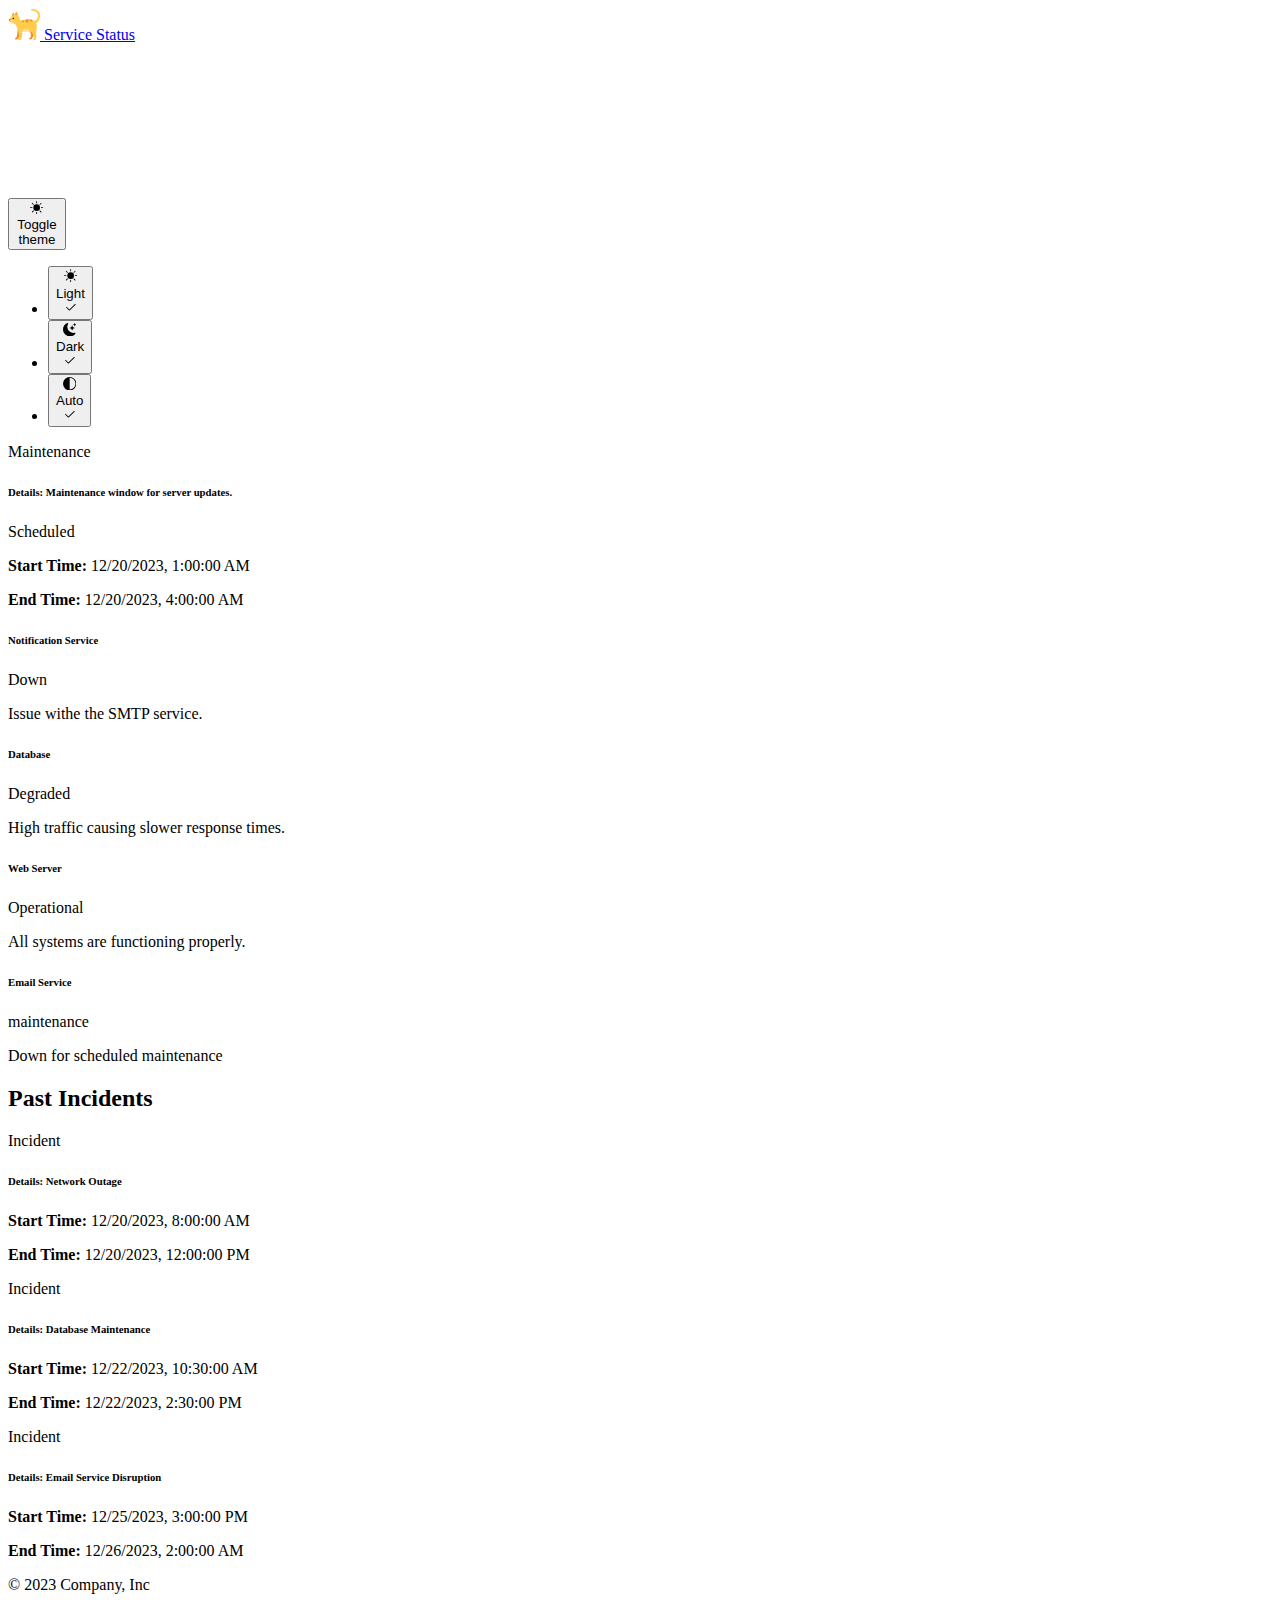
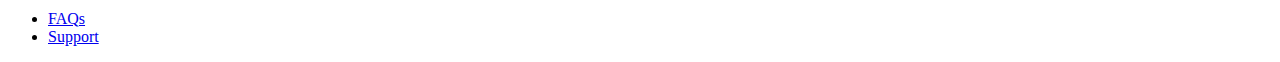
<file: public/index.html>
<!DOCTYPE html>
<html lang="en">
<head>
<script src="js/color-theme.js"></script>
  <!-- Bootstrap CSS -->
<link rel="icon" href="images/favicon.ico" type="image/x-icon">
<link rel="shortcut icon" href="images/favicon.ico" type="image/x-icon">
<meta charset="UTF-8">
<link href="https://cdn.jsdelivr.net/npm/bootstrap@5.3.2/dist/css/bootstrap.min.css" rel="stylesheet" integrity="sha384-T3c6CoIi6uLrA9TneNEoa7RxnatzjcDSCmG1MXxSR1GAsXEV/Dwwykc2MPK8M2HN" crossorigin="anonymous">
<link href="styles/styles.css" rel="stylesheet">
<title>Service Status Page</title>
</head>
<body>

  <div class="container">
    <header class="d-flex flex-wrap align-items-center justify-content-center justify-content-md-between py-3 mb-4">
      <div class="col-md-3 mb-2 mb-md-0">
        <a href="/" class="d-flex align-items-center text-decoration-none">
          <img src="images/logo.png" alt="logo" width="32" height="32">
          <span class="fs-4 ps-2">Service Status</span>
        </a>
      </div>

    <div class=" mt-3 col-md-3 " style="
    width: 58px">
        <svg xmlns="http://www.w3.org/2000/svg" class="d-none">
          <symbol id="check2" viewBox="0 0 16 16">
            <path d="M13.854 3.646a.5.5 0 0 1 0 .708l-7 7a.5.5 0 0 1-.708 0l-3.5-3.5a.5.5 0 1 1 .708-.708L6.5 10.293l6.646-6.647a.5.5 0 0 1 .708 0z"/>
          </symbol>
          <symbol id="circle-half" viewBox="0 0 16 16">
            <path d="M8 15A7 7 0 1 0 8 1v14zm0 1A8 8 0 1 1 8 0a8 8 0 0 1 0 16z"/>
          </symbol>
          <symbol id="moon-stars-fill" viewBox="0 0 16 16">
            <path d="M6 .278a.768.768 0 0 1 .08.858 7.208 7.208 0 0 0-.878 3.46c0 4.021 3.278 7.277 7.318 7.277.527 0 1.04-.055 1.533-.16a.787.787 0 0 1 .81.316.733.733 0 0 1-.031.893A8.349 8.349 0 0 1 8.344 16C3.734 16 0 12.286 0 7.71 0 4.266 2.114 1.312 5.124.06A.752.752 0 0 1 6 .278z"/>
            <path d="M10.794 3.148a.217.217 0 0 1 .412 0l.387 1.162c.173.518.579.924 1.097 1.097l1.162.387a.217.217 0 0 1 0 .412l-1.162.387a1.734 1.734 0 0 0-1.097 1.097l-.387 1.162a.217.217 0 0 1-.412 0l-.387-1.162A1.734 1.734 0 0 0 9.31 6.593l-1.162-.387a.217.217 0 0 1 0-.412l1.162-.387a1.734 1.734 0 0 0 1.097-1.097l.387-1.162zM13.863.099a.145.145 0 0 1 .274 0l.258.774c.115.346.386.617.732.732l.774.258a.145.145 0 0 1 0 .274l-.774.258a1.156 1.156 0 0 0-.732.732l-.258.774a.145.145 0 0 1-.274 0l-.258-.774a1.156 1.156 0 0 0-.732-.732l-.774-.258a.145.145 0 0 1 0-.274l.774-.258c.346-.115.617-.386.732-.732L13.863.1z"/>
          </symbol>
          <symbol id="sun-fill" viewBox="0 0 16 16">
            <path d="M8 12a4 4 0 1 0 0-8 4 4 0 0 0 0 8zM8 0a.5.5 0 0 1 .5.5v2a.5.5 0 0 1-1 0v-2A.5.5 0 0 1 8 0zm0 13a.5.5 0 0 1 .5.5v2a.5.5 0 0 1-1 0v-2A.5.5 0 0 1 8 13zm8-5a.5.5 0 0 1-.5.5h-2a.5.5 0 0 1 0-1h2a.5.5 0 0 1 .5.5zM3 8a.5.5 0 0 1-.5.5h-2a.5.5 0 0 1 0-1h2A.5.5 0 0 1 3 8zm10.657-5.657a.5.5 0 0 1 0 .707l-1.414 1.415a.5.5 0 1 1-.707-.708l1.414-1.414a.5.5 0 0 1 .707 0zm-9.193 9.193a.5.5 0 0 1 0 .707L3.05 13.657a.5.5 0 0 1-.707-.707l1.414-1.414a.5.5 0 0 1 .707 0zm9.193 2.121a.5.5 0 0 1-.707 0l-1.414-1.414a.5.5 0 0 1 .707-.707l1.414 1.414a.5.5 0 0 1 0 .707zM4.464 4.465a.5.5 0 0 1-.707 0L2.343 3.05a.5.5 0 1 1 .707-.707l1.414 1.414a.5.5 0 0 1 0 .708z"/>
          </symbol>
        </svg>

        <div class="dropdown mb-3 me-3 bd-mode-toggle">
          <button class="btn btn-bd-primary py-2 dropdown-toggle d-flex align-items-center"
                  id="bd-theme"
                  type="button"
                  aria-expanded="false"
                  data-bs-toggle="dropdown"
                  aria-label="Toggle theme (auto)">
            <svg class="bi my-1 theme-icon-active" width="1em" height="1em"><use href="#circle-half"></use></svg>
            <span class="visually-hidden" id="bd-theme-text">Toggle theme</span>
          </button>
          <ul class="dropdown-menu dropdown-menu-end shadow" aria-labelledby="bd-theme-text">
            <li>
              <button type="button" class="dropdown-item d-flex align-items-center" data-bs-theme-value="light" aria-pressed="false">
                <svg class="bi me-2 opacity-50 theme-icon" width="1em" height="1em"><use href="#sun-fill"></use></svg>
                Light
                <svg class="bi ms-auto d-none" width="1em" height="1em"><use href="#check2"></use></svg>
              </button>
            </li>
            <li>
              <button type="button" class="dropdown-item d-flex align-items-center" data-bs-theme-value="dark" aria-pressed="false">
                <svg class="bi me-2 opacity-50 theme-icon" width="1em" height="1em"><use href="#moon-stars-fill"></use></svg>
                Dark
                <svg class="bi ms-auto d-none" width="1em" height="1em"><use href="#check2"></use></svg>
              </button>
            </li>
            <li>
              <button type="button" class="dropdown-item d-flex align-items-center active" data-bs-theme-value="auto" aria-pressed="true">
                <svg class="bi me-2 opacity-50 theme-icon" width="1em" height="1em"><use href="#circle-half"></use></svg>
                Auto
                <svg class="bi ms-auto d-none" width="1em" height="1em"><use href="#check2"></use></svg>
              </button>
            </li>
          </ul>
        </div>
      </div>
    </header>
  </div>

<div class="container mt-2">
  <div id="maintenance-status">
  </div>
</div>

<div class="container mt-5">
  <div id="status-container">
  </div>
</div>

<div class="container my-5">
<div class="row">
  <div class="col-md-6">
    <h2 class="mb-4">Past Incidents</h2>
  </div>
  <div id="incidents-container">
  </div>
</div>

<script src="https://cdn.jsdelivr.net/npm/bootstrap@5.3.2/dist/js/bootstrap.bundle.min.js" integrity="sha384-C6RzsynM9kWDrMNeT87bh95OGNyZPhcTNXj1NW7RuBCsyN/o0jlpcV8Qyq46cDfL" crossorigin="anonymous"></script>
<script src="https://code.jquery.com/jquery-3.7.1.min.js"></script>
<script src="js/app.js"></script>

  <footer class="d-flex flex-wrap justify-content-between align-items-center mt-5 mt-auto py-3 my-4 border-top">
    <p class="col-md-4 mb-0 text-body-secondary">&copy; 2023 Company, Inc</p>

    <ul class="nav col-md-4 justify-content-end">
      <li class="nav-item"><a href="#" class="nav-link px-2 text-body-secondary">FAQs</a></li>
      <li class="nav-item"><a href="#" class="nav-link px-2 text-body-secondary">Support</a></li>

    </ul>
  </footer>
</body>


</html>
</file>
<file: public/styles/styles.css>
/* styles.css */

.card:hover {
transition: all 0.3s ease-in-out;
}
  
/* Operational */
.card.operational:hover {
background-color: #e6f7e6; /* Light green background */
color: #4caf50; /* Green font color */
border-color: #4caf50; /* Green border color */
}

/* Maintenance */
.card.maintenance:hover {
background-color: #e6f7ff; /* Light blue background */
color: #007bff; /* Blue font color */
border-color: #007bff; /* Blue border color */
}

/* Degraded */
.card.degraded:hover {
background-color: #fff3e6; /* Light orange background */
color: #ff9800; /* Orange font color */
border-color: #ff9800; /* Orange border color */
}

/* Down */
.card.down:hover {
background-color: #ffe6e6; /* Light red background */
color: #f44336; /* Red font color */
border-color: #f44336; /* Red border color */
}
</file>
